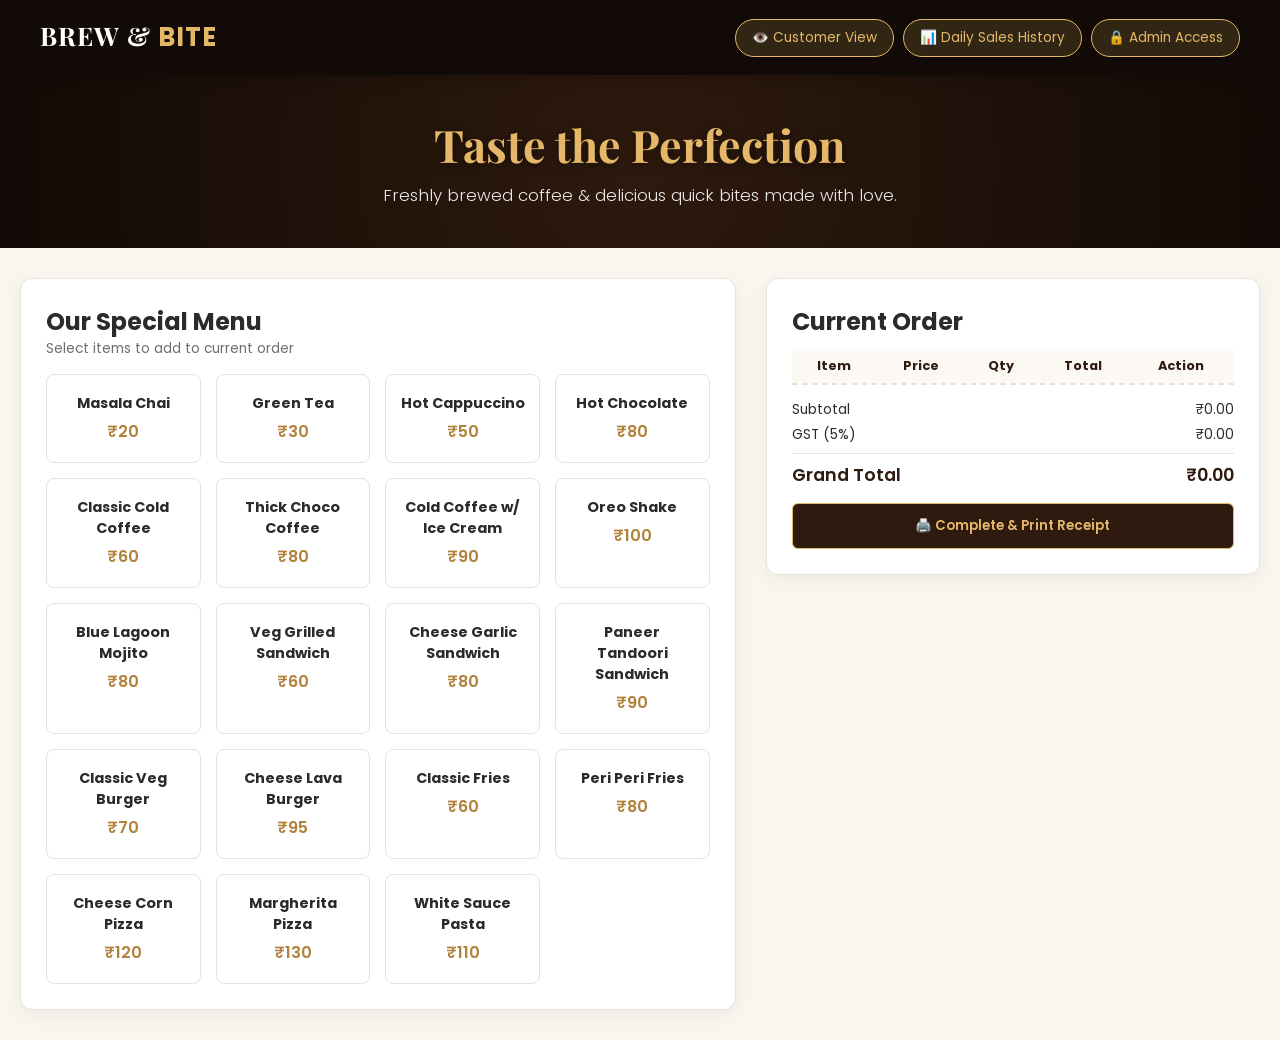
<file: index.html>
<!DOCTYPE html>
<html lang="en">
<head>
    <meta charset="UTF-8">
    <meta name="viewport" content="width=device-width, initial-scale=1.0">
    <title>Brew & Bite Cafe - POS System</title>
    <link href="https://fonts.googleapis.com/css2?family=Playfair+Display:wght@600;700&family=Poppins:wght@300;400;500;600&display=swap" rel="stylesheet">
    
    <!-- GSAP Animations -->
    <script src="https://cdnjs.cloudflare.com/ajax/libs/gsap/3.12.2/gsap.min.js"></script>

    <style>
        :root {
            --primary-dark: #120a06;
            --primary-brown: #2e1a0e;
            --accent-gold: #e5b869;
            --bg-light: #f9f6f0;
            --card-bg: #ffffff;
            --text-dark: #2b2b2b;
            --text-muted: #6e6e6e;
            --border-color: #e8e2d8;
        }

        * {
            box-sizing: border-box;
            margin: 0;
            padding: 0;
            font-family: 'Poppins', sans-serif;
        }

        body {
            background-color: var(--bg-light);
            color: var(--text-dark);
            overflow-x: hidden;
        }

        /* Navbar */
        .navbar {
            background-color: var(--primary-dark);
            padding: 18px 40px;
            box-shadow: 0 4px 12px rgba(0, 0, 0, 0.2);
            position: sticky;
            top: 0;
            z-index: 100;
        }

        .nav-container {
            max-width: 1300px;
            margin: 0 auto;
            display: flex;
            justify-content: space-between;
            align-items: center;
        }

        .logo {
            font-family: 'Playfair Display', serif;
            font-size: 1.6rem;
            font-weight: 700;
            color: #ffffff;
            text-decoration: none;
            letter-spacing: 1px;
        }

        .logo span { color: var(--accent-gold); }

        .btn-sales-toggle, .btn-admin-toggle {
            background: rgba(229, 184, 105, 0.15);
            color: var(--accent-gold);
            border: 1px solid var(--accent-gold);
            padding: 8px 16px;
            border-radius: 20px;
            font-size: 0.85rem;
            cursor: pointer;
            transition: all 0.2s ease;
            margin-left: 5px;
        }

        .btn-sales-toggle:hover, .btn-admin-toggle:hover {
            background: var(--accent-gold);
            color: var(--primary-dark);
            font-weight: 600;
            transform: translateY(-2px);
        }

        /* Hero Banner */
        .hero-banner {
            position: relative;
            background: radial-gradient(circle at center, #2e1a0e 0%, #120a06 100%);
            color: #ffffff;
            text-align: center;
            padding: 40px 20px;
            display: flex;
            flex-direction: column;
            align-items: center;
            justify-content: center;
            width: 100%;
        }

        .hero-content {
            position: relative;
            z-index: 2;
        }

        .hero-banner h2 {
            font-family: 'Playfair Display', serif;
            font-size: 2.8rem;
            color: var(--accent-gold);
            margin-bottom: 8px;
            text-shadow: 0 2px 10px rgba(0,0,0,0.5);
        }

        .hero-banner p {
            font-weight: 300;
            font-size: 1.05rem;
            opacity: 0.9;
        }

        /* Main Layout */
        .main-container {
            display: flex;
            gap: 30px;
            max-width: 1300px;
            margin: 30px auto;
            padding: 0 20px;
        }

        .menu-section {
            flex: 1.8;
            background: var(--card-bg);
            padding: 25px;
            border-radius: 12px;
            box-shadow: 0 5px 20px rgba(0,0,0,0.05);
            border: 1px solid var(--border-color);
        }

        .cart-section {
            flex: 1.2;
            background: var(--card-bg);
            padding: 25px;
            border-radius: 12px;
            box-shadow: 0 5px 20px rgba(0,0,0,0.05);
            border: 1px solid var(--border-color);
            display: flex;
            flex-direction: column;
            height: fit-content;
            position: sticky;
            top: 90px;
        }

        .menu-grid {
            display: grid;
            grid-template-columns: repeat(auto-fill, minmax(140px, 1fr));
            gap: 15px;
            margin-top: 15px;
        }

        /* Menu Cards */
        .card {
            background: #ffffff;
            border: 1px solid var(--border-color);
            padding: 18px 12px;
            text-align: center;
            border-radius: 8px;
            cursor: pointer;
            transition: transform 0.2s ease, box-shadow 0.2s ease;
        }

        .card:hover {
            transform: translateY(-3px);
            box-shadow: 0 4px 12px rgba(0,0,0,0.08);
        }

        .card h3 { font-size: 0.9rem; margin-bottom: 5px; }
        .card p { font-weight: 600; color: #b0823b; }

        .admin-form-card, .sales-history-card {
            background: #fdfaf6;
            border: 1px dashed var(--accent-gold);
            padding: 15px;
            border-radius: 8px;
            margin-bottom: 20px;
        }

        .admin-header { display: flex; justify-content: space-between; align-items: center; margin-bottom: 10px; }
        .btn-close-admin { background: transparent; border: none; color: #e53e3e; cursor: pointer; font-weight: 600; }

        .form-group { display: flex; gap: 10px; }
        .form-group input { padding: 8px; border: 1px solid var(--border-color); border-radius: 4px; }
        .form-group input[type="text"] { flex: 2; }
        .form-group input[type="number"] { flex: 1; }
        .form-group button { background: var(--accent-gold); color: var(--primary-dark); font-weight: 600; border: none; padding: 8px 15px; border-radius: 4px; cursor: pointer; }

        .sales-summary-boxes { display: flex; gap: 10px; margin-top: 10px; }
        .sales-box { flex: 1; background: #fff; border: 1px solid var(--border-color); padding: 10px; border-radius: 6px; text-align: center; }

        /* Tables & Cart */
        table { width: 100%; border-collapse: collapse; margin-top: 10px; }
        th { background: #fcf9f5; color: var(--primary-brown); padding: 8px; font-size: 0.8rem; }
        td { border-bottom: 1px solid var(--border-color); padding: 8px 4px; text-align: center; font-size: 0.85rem; }

        .qty-controls { display: inline-flex; align-items: center; gap: 5px; }
        .btn-qty { background: var(--bg-light); border: 1px solid var(--border-color); width: 22px; height: 22px; cursor: pointer; border-radius: 3px; }
        .btn-delete { background: #e53e3e; color: white; border: none; padding: 3px 6px; border-radius: 4px; cursor: pointer; font-size: 0.75rem; }

        .bill-summary { margin-top: auto; padding-top: 15px; border-top: 2px dashed var(--border-color); }
        .summary-row { display: flex; justify-content: space-between; font-size: 0.85rem; margin-bottom: 5px; }
        .total-row { font-size: 1.1rem; font-weight: 600; color: var(--primary-brown); margin-top: 8px; padding-top: 8px; border-top: 1px solid var(--border-color); }

        .btn-print { 
            background: var(--primary-brown); 
            color: var(--accent-gold); 
            border: 1px solid var(--accent-gold); 
            padding: 12px; 
            width: 100%; 
            border-radius: 6px; 
            font-weight: 600; 
            cursor: pointer; 
            margin-top: 10px; 
            transition: all 0.2s ease;
        }

        .btn-print:hover { background: var(--primary-dark); }
        .btn-clear-sales { background: #dc2626; color: white; border: none; padding: 8px; border-radius: 4px; width: 100%; margin-top: 10px; cursor: pointer; }

        @media print {
            .navbar, .hero-banner, .menu-section, th:nth-child(5), td:nth-child(5), .btn-print { display: none !important; }
            .main-container { margin: 0; padding: 0; width: 100%; }
            .cart-section { border: none; box-shadow: none; padding: 0; position: static; }
        }
    </style>
</head>
<body>

    <!-- Header -->
    <header class="navbar">
        <div class="nav-container">
            <a href="#" class="logo">BREW & <span>BITE</span></a>
            <div>
                <a href="customer.html" target="_blank" class="btn-sales-toggle" style="text-decoration: none; display: inline-block;">👁️ Customer View</a>
                <button class="btn-sales-toggle" onclick="toggleSalesHistory()">📊 Daily Sales History</button>
                <button class="btn-admin-toggle" onclick="toggleAdminPanel()">🔒 Admin Access</button>
            </div>
        </div>
    </header>

    <!-- Hero Section -->
    <section class="hero-banner">
        <div class="hero-content">
            <h2>Taste the Perfection</h2>
            <p>Freshly brewed coffee & delicious quick bites made with love.</p>
        </div>
    </section>

    <!-- Main Section -->
    <div class="main-container">
        
        <!-- Menu Side -->
        <div class="menu-section">
            <h2>Our Special Menu</h2>
            <p style="font-size: 0.85rem; color: var(--text-muted); margin-bottom: 15px;">Select items to add to current order</p>

            <!-- Admin Form -->
            <div class="admin-form-card" id="adminPanel" style="display: none;">
                <div class="admin-header">
                    <h3>➕ Add New Item (Admin Only)</h3>
                    <button class="btn-close-admin" onclick="closeAdminPanel()">✕ Close</button>
                </div>
                <div class="form-group">
                    <input type="text" id="newItemName" placeholder="Item Name">
                    <input type="number" id="newItemPrice" placeholder="Price (₹)">
                    <button onclick="addNewMenuItem()">Save Item</button>
                </div>
            </div>

            <!-- Sales History Panel -->
            <div class="sales-history-card" id="salesPanel" style="display: none;">
                <div class="admin-header">
                    <h3>📊 Daily Sales History</h3>
                    <button class="btn-close-admin" onclick="closeSalesPanel()">✕ Close</button>
                </div>
                <div class="sales-summary-boxes">
                    <div class="sales-box">
                        <h4>Total Orders</h4>
                        <p id="totalOrdersCount">0</p>
                    </div>
                    <div class="sales-box">
                        <h4>Total Revenue</h4>
                        <p>₹<span id="totalRevenueAmount">0.00</span></p>
                    </div>
                </div>
                <div style="max-height: 180px; overflow-y: auto; margin-top: 10px;">
                    <table>
                        <thead>
                            <tr>
                                <th>Order #</th>
                                <th>Time</th>
                                <th>Amount</th>
                            </tr>
                        </thead>
                        <tbody id="salesHistoryBody"></tbody>
                    </table>
                </div>
                <button class="btn-clear-sales" onclick="clearSalesHistory()">🗑 Clear Sales History</button>
            </div>

            <!-- Cards Grid -->
            <div class="menu-grid" id="menuGrid"></div>
        </div>

        <!-- Cart Side -->
        <div class="cart-section">
            <h2>Current Order</h2>
            <table>
                <thead>
                    <tr>
                        <th>Item</th>
                        <th>Price</th>
                        <th>Qty</th>
                        <th>Total</th>
                        <th>Action</th>
                    </tr>
                </thead>
                <tbody id="cartBody"></tbody>
            </table>

            <div class="bill-summary">
                <div class="summary-row"><span>Subtotal</span><span>₹<span id="subtotal">0.00</span></span></div>
                <div class="summary-row"><span>GST (5%)</span><span>₹<span id="tax">0.00</span></span></div>
                <div class="summary-row total-row"><span>Grand Total</span><span>₹<span id="grandTotal">0.00</span></span></div>
                <button class="btn-print" onclick="completeOrderAndPrint()">🖨️ Complete & Print Receipt</button>
            </div>
        </div>

    </div>

    <!-- Application Script -->
    <script>
        const ADMIN_PIN = "1234";

        let defaultMenu = [
            { name: 'Masala Chai', price: 20 },
            { name: 'Green Tea', price: 30 },
            { name: 'Hot Cappuccino', price: 50 },
            { name: 'Hot Chocolate', price: 80 },
            { name: 'Classic Cold Coffee', price: 60 },
            { name: 'Thick Choco Coffee', price: 80 },
            { name: 'Cold Coffee w/ Ice Cream', price: 90 },
            { name: 'Oreo Shake', price: 100 },
            { name: 'Blue Lagoon Mojito', price: 80 },
            { name: 'Veg Grilled Sandwich', price: 60 },
            { name: 'Cheese Garlic Sandwich', price: 80 },
            { name: 'Paneer Tandoori Sandwich', price: 90 },
            { name: 'Classic Veg Burger', price: 70 },
            { name: 'Cheese Lava Burger', price: 95 },
            { name: 'Classic Fries', price: 60 },
            { name: 'Peri Peri Fries', price: 80 },
            { name: 'Cheese Corn Pizza', price: 120 },
            { name: 'Margherita Pizza', price: 130 },
            { name: 'White Sauce Pasta', price: 110 }
        ];

        let menuItems = JSON.parse(localStorage.getItem('cafe_menu')) || defaultMenu;
        let salesHistory = JSON.parse(localStorage.getItem('cafe_sales')) || [];
        let cart = JSON.parse(localStorage.getItem('cafe_cart')) || [];

        function loadMenu() {
            const menuGrid = document.getElementById('menuGrid');
            if (!menuGrid) return;
            menuGrid.innerHTML = '';
            menuItems.forEach(item => {
                menuGrid.innerHTML += `
                    <div class="card" onclick="addToCart(this, '${item.name}', ${item.price})">
                        <h3>${item.name}</h3>
                        <p>₹${item.price}</p>
                    </div>
                `;
            });

            gsap.fromTo(".card", 
                { opacity: 0, y: 30 }, 
                { opacity: 1, y: 0, duration: 0.5, stagger: 0.04, ease: "power2.out" }
            );
        }

        function toggleAdminPanel() {
            const adminPanel = document.getElementById('adminPanel');
            if (adminPanel.style.display === 'block') {
                adminPanel.style.display = 'none';
                return;
            }
            const enteredPin = prompt("Admin PIN (Default: 1234):");
            if (enteredPin === ADMIN_PIN) {
                adminPanel.style.display = 'block';
                document.getElementById('salesPanel').style.display = 'none';
            } else if (enteredPin !== null) {
                alert("❌ Wrong PIN!");
            }
        }

        function closeAdminPanel() { document.getElementById('adminPanel').style.display = 'none'; }

        function toggleSalesHistory() {
            const salesPanel = document.getElementById('salesPanel');
            if (salesPanel.style.display === 'block') {
                salesPanel.style.display = 'none';
                return;
            }
            const enteredPin = prompt("Enter PIN to view sales:");
            if (enteredPin === ADMIN_PIN) {
                salesPanel.style.display = 'block';
                document.getElementById('adminPanel').style.display = 'none';
                renderSalesHistory();
            } else if (enteredPin !== null) {
                alert("❌ Wrong PIN!");
            }
        }

        function closeSalesPanel() { document.getElementById('salesPanel').style.display = 'none'; }

        function renderSalesHistory() {
            const historyBody = document.getElementById('salesHistoryBody');
            const totalCount = document.getElementById('totalOrdersCount');
            const totalRev = document.getElementById('totalRevenueAmount');

            historyBody.innerHTML = '';
            let revenueSum = 0;

            salesHistory.forEach((order, index) => {
                revenueSum += parseFloat(order.grandTotal);
                historyBody.innerHTML += `<tr>
                    <td>#${index + 1}</td>
                    <td>${order.time}</td>
                    <td>₹${order.grandTotal}</td>
                </tr>`;
            });

            totalCount.innerText = salesHistory.length;
            totalRev.innerText = revenueSum.toFixed(2);
        }

        function clearSalesHistory() {
            if (confirm("Are you sure you want to clear sales history?")) {
                salesHistory = [];
                localStorage.setItem('cafe_sales', JSON.stringify(salesHistory));
                renderSalesHistory();
            }
        }

        function addNewMenuItem() {
            const nameInput = document.getElementById('newItemName');
            const priceInput = document.getElementById('newItemPrice');
            const name = nameInput.value.trim();
            const price = parseFloat(priceInput.value);

            if (name === '' || isNaN(price) || price <= 0) {
                alert('Please enter a valid item name and price!');
                return;
            }

            menuItems.push({ name, price });
            localStorage.setItem('cafe_menu', JSON.stringify(menuItems));
            loadMenu();

            nameInput.value = '';
            priceInput.value = '';
            alert(`✅ "${name}" saved to menu!`);
        }

        function addToCart(element, name, price) {
            if (element) {
                gsap.fromTo(element, { scale: 0.9 }, { scale: 1, duration: 0.3, ease: "elastic.out(1.2, 0.4)" });
            }

            let existingItem = cart.find(item => item.name === name);
            if (existingItem) {
                existingItem.quantity += 1;
            } else {
                cart.push({ name, price, quantity: 1 });
            }
            updateCart();
        }

        function updateCart() {
            localStorage.setItem('cafe_cart', JSON.stringify(cart));
            updateCartUIOnly();
        }

        function syncCartFromStorage() {
            cart = JSON.parse(localStorage.getItem('cafe_cart')) || [];
            updateCartUIOnly();
        }

        function updateCartUIOnly() {
            let cartBody = document.getElementById('cartBody');
            if (!cartBody) return;

            cartBody.innerHTML = '';
            let subtotal = 0;

            cart.forEach((item, index) => {
                let total = item.price * item.quantity;
                subtotal += total;

                cartBody.innerHTML += `<tr>
                    <td>${item.name}</td>
                    <td>₹${item.price}</td>
                    <td>
                        <div class="qty-controls">
                            <button class="btn-qty" onclick="decreaseQuantity(${index})">-</button>
                            <span>${item.quantity}</span>
                            <button class="btn-qty" onclick="addToCart(null, '${item.name}', ${item.price})">+</button>
                        </div>
                    </td>
                    <td>₹${total}</td>
                    <td><button class="btn-delete" onclick="removeFromCart(${index})">❌</button></td>
                </tr>`;
            });

            let tax = subtotal * 0.05;
            let grandTotal = subtotal + tax;

            document.getElementById('subtotal').innerText = subtotal.toFixed(2);
            document.getElementById('tax').innerText = tax.toFixed(2);
            document.getElementById('grandTotal').innerText = grandTotal.toFixed(2);
        }

        function removeFromCart(index) {
            cart.splice(index, 1);
            updateCart();
        }

        function decreaseQuantity(index) {
            if (cart[index].quantity > 1) {
                cart[index].quantity -= 1;
            } else {
                cart.splice(index, 1);
            }
            updateCart();
        }

        function completeOrderAndPrint() {
            if (cart.length === 0) {
                alert("Cart is empty!");
                return;
            }

            let grandTotal = document.getElementById('grandTotal').innerText;
            let now = new Date();
            let timeString = now.toLocaleTimeString([], { hour: '2-digit', minute: '2-digit' });

            let orderData = {
                items: [...cart],
                grandTotal: grandTotal,
                time: timeString,
                date: now.toLocaleDateString()
            };

            salesHistory.push(orderData);
            localStorage.setItem('cafe_sales', JSON.stringify(salesHistory));

            window.print();
            cart = [];
            localStorage.removeItem('cafe_cart');
            updateCartUIOnly();
        }

        window.addEventListener('storage', (e) => {
            if (e.key === 'cart_updated' || e.key === 'cafe_cart') {
                syncCartFromStorage();
            }
        });

        window.onload = () => {
            loadMenu();
            syncCartFromStorage();
        };
    </script>
</body>
</html>
</file>
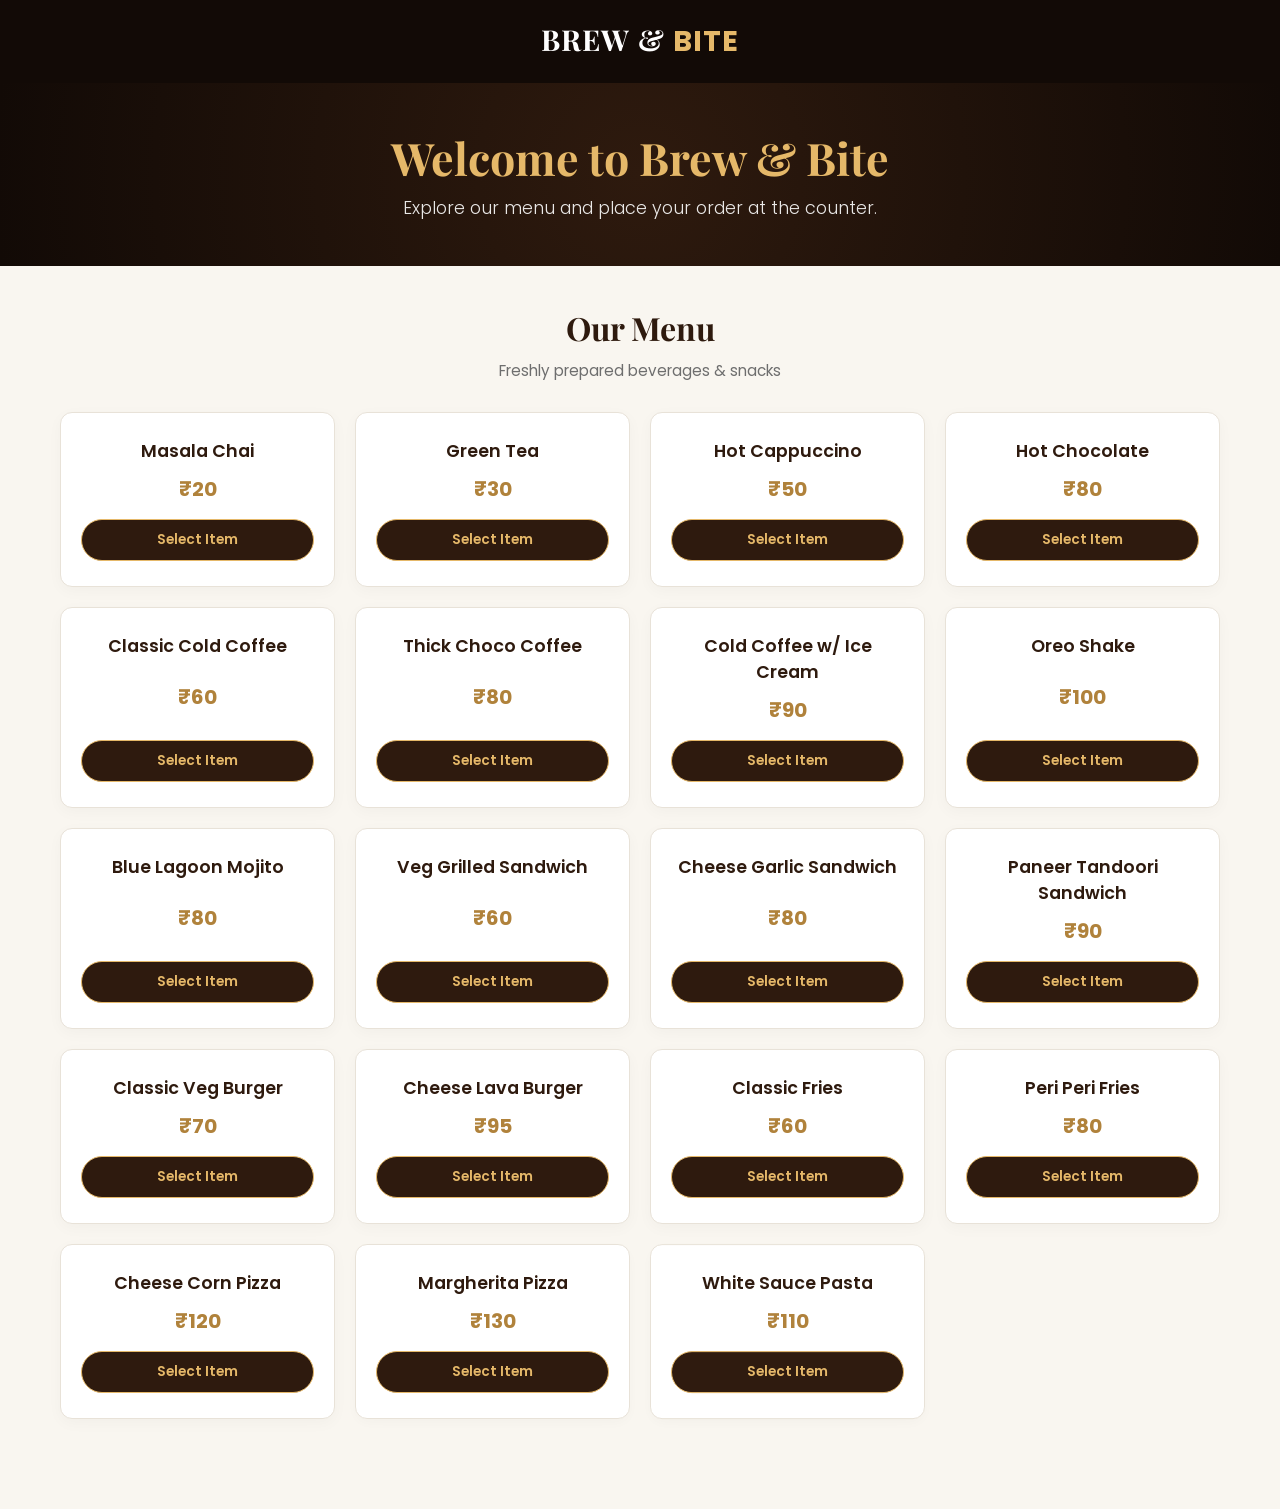
<file: customer.html>
<!DOCTYPE html>
<html lang="en">
<head>
    <meta charset="UTF-8">
    <meta name="viewport" content="width=device-width, initial-scale=1.0">
    <title>Brew & Bite Cafe - Customer Menu</title>
    <link href="https://fonts.googleapis.com/css2?family=Playfair+Display:wght@600;700&family=Poppins:wght@300;400;500;600&display=swap" rel="stylesheet">
    
    <!-- GSAP Animations -->
    <script src="https://cdnjs.cloudflare.com/ajax/libs/gsap/3.12.2/gsap.min.js"></script>

    <style>
        :root {
            --primary-dark: #120a06;
            --primary-brown: #2e1a0e;
            --accent-gold: #e5b869;
            --bg-light: #f9f6f0;
            --card-bg: #ffffff;
            --text-dark: #2b2b2b;
            --text-muted: #6e6e6e;
            --border-color: #e8e2d8;
        }

        * {
            box-sizing: border-box;
            margin: 0;
            padding: 0;
            font-family: 'Poppins', sans-serif;
        }

        body {
            background-color: var(--bg-light);
            color: var(--text-dark);
            overflow-x: hidden;
            padding-bottom: 50px;
        }

        /* Navbar */
        .navbar {
            background-color: var(--primary-dark);
            padding: 20px 40px;
            box-shadow: 0 4px 12px rgba(0, 0, 0, 0.2);
            text-align: center;
        }

        .logo {
            font-family: 'Playfair Display', serif;
            font-size: 1.8rem;
            font-weight: 700;
            color: #ffffff;
            text-decoration: none;
            letter-spacing: 1px;
        }

        .logo span { color: var(--accent-gold); }

        /* Hero Banner */
        .hero-banner {
            background: radial-gradient(circle at center, #2e1a0e 0%, #120a06 100%);
            color: #ffffff;
            text-align: center;
            padding: 45px 20px;
        }

        .hero-banner h2 {
            font-family: 'Playfair Display', serif;
            font-size: 2.8rem;
            color: var(--accent-gold);
            margin-bottom: 8px;
        }

        .hero-banner p {
            font-weight: 300;
            font-size: 1.1rem;
            opacity: 0.9;
        }

        /* Main Menu Layout */
        .main-container {
            max-width: 1200px;
            margin: 40px auto;
            padding: 0 20px;
        }

        .section-title {
            text-align: center;
            font-family: 'Playfair Display', serif;
            font-size: 2rem;
            color: var(--primary-brown);
            margin-bottom: 10px;
        }

        .section-subtitle {
            text-align: center;
            color: var(--text-muted);
            margin-bottom: 30px;
            font-size: 0.95rem;
        }

        .menu-grid {
            display: grid;
            grid-template-columns: repeat(auto-fill, minmax(220px, 1fr));
            gap: 20px;
        }

        /* Customer Card Design */
        .card {
            background: var(--card-bg);
            border: 1px solid var(--border-color);
            padding: 25px 20px;
            text-align: center;
            border-radius: 12px;
            box-shadow: 0 4px 15px rgba(0,0,0,0.03);
            transition: transform 0.3s ease, box-shadow 0.3s ease;
            display: flex;
            flex-direction: column;
            justify-content: space-between;
        }

        .card:hover {
            transform: translateY(-5px);
            box-shadow: 0 8px 25px rgba(0,0,0,0.08);
            border-color: var(--accent-gold);
        }

        .card h3 {
            font-size: 1.1rem;
            color: var(--primary-brown);
            margin-bottom: 10px;
            font-weight: 600;
        }

        .card .price {
            font-size: 1.25rem;
            font-weight: 700;
            color: #b0823b;
            margin-bottom: 15px;
        }

        .btn-add {
            background: var(--primary-brown);
            color: var(--accent-gold);
            border: 1px solid var(--accent-gold);
            padding: 10px 18px;
            border-radius: 25px;
            font-weight: 600;
            font-size: 0.85rem;
            cursor: pointer;
            transition: all 0.2s ease;
        }

        .btn-add:hover {
            background: var(--accent-gold);
            color: var(--primary-dark);
        }

        /* Order Success Badge */
        .cart-status {
            position: fixed;
            bottom: 20px;
            right: 20px;
            background: var(--primary-dark);
            color: var(--accent-gold);
            padding: 12px 24px;
            border-radius: 30px;
            border: 1px solid var(--accent-gold);
            box-shadow: 0 5px 20px rgba(0,0,0,0.3);
            font-size: 0.9rem;
            font-weight: 600;
            display: none;
            z-index: 1000;
        }
    </style>
</head>
<body>

    <!-- Header -->
    <header class="navbar">
        <a href="#" class="logo">BREW & <span>BITE</span></a>
    </header>

    <!-- Hero Section -->
    <section class="hero-banner">
        <h2>Welcome to Brew & Bite</h2>
        <p>Explore our menu and place your order at the counter.</p>
    </section>

    <!-- Menu Container -->
    <div class="main-container">
        <h2 class="section-title">Our Menu</h2>
        <p class="section-subtitle">Freshly prepared beverages & snacks</p>

        <div class="menu-grid" id="customerMenuGrid"></div>
    </div>

    <!-- Notification Toast -->
    <div class="cart-status" id="statusToast">✨ Item added!</div>

    <script>
        let defaultMenu = [
            { name: 'Masala Chai', price: 20 },
            { name: 'Green Tea', price: 30 },
            { name: 'Hot Cappuccino', price: 50 },
            { name: 'Hot Chocolate', price: 80 },
            { name: 'Classic Cold Coffee', price: 60 },
            { name: 'Thick Choco Coffee', price: 80 },
            { name: 'Cold Coffee w/ Ice Cream', price: 90 },
            { name: 'Oreo Shake', price: 100 },
            { name: 'Blue Lagoon Mojito', price: 80 },
            { name: 'Veg Grilled Sandwich', price: 60 },
            { name: 'Cheese Garlic Sandwich', price: 80 },
            { name: 'Paneer Tandoori Sandwich', price: 90 },
            { name: 'Classic Veg Burger', price: 70 },
            { name: 'Cheese Lava Burger', price: 95 },
            { name: 'Classic Fries', price: 60 },
            { name: 'Peri Peri Fries', price: 80 },
            { name: 'Cheese Corn Pizza', price: 120 },
            { name: 'Margherita Pizza', price: 130 },
            { name: 'White Sauce Pasta', price: 110 }
        ];

        let menuItems = JSON.parse(localStorage.getItem('cafe_menu')) || defaultMenu;

        function renderCustomerMenu() {
            const grid = document.getElementById('customerMenuGrid');
            grid.innerHTML = '';

            menuItems.forEach(item => {
                grid.innerHTML += `
                    <div class="card">
                        <h3>${item.name}</h3>
                        <div class="price">₹${item.price}</div>
                        <button class="btn-add" onclick="selectItem('${item.name}', ${item.price})">Select Item</button>
                    </div>
                `;
            });

            gsap.fromTo(".card", 
                { opacity: 0, y: 20 }, 
                { opacity: 1, y: 0, duration: 0.4, stagger: 0.05, ease: "power2.out" }
            );
        }

        function selectItem(name, price) {
            let currentCart = JSON.parse(localStorage.getItem('cafe_cart')) || [];
            
            let existingItem = currentCart.find(item => item.name === name);
            if (existingItem) {
                existingItem.quantity += 1;
            } else {
                currentCart.push({ name, price, quantity: 1 });
            }

            localStorage.setItem('cafe_cart', JSON.stringify(currentCart));
            localStorage.setItem('cart_updated', Date.now());

            const toast = document.getElementById('statusToast');
            toast.innerText = `🛒 "${name}" POS Billing वर ॲड झाला आहे!`;
            toast.style.display = 'block';

            gsap.fromTo(toast, { opacity: 0, y: 20 }, { opacity: 1, y: 0, duration: 0.3 });

            setTimeout(() => {
                gsap.to(toast, { opacity: 0, y: 20, duration: 0.3, onComplete: () => {
                    toast.style.display = 'none';
                }});
            }, 2000);
        }

        window.onload = renderCustomerMenu;
    </script>
</body>
</html>
</file>
